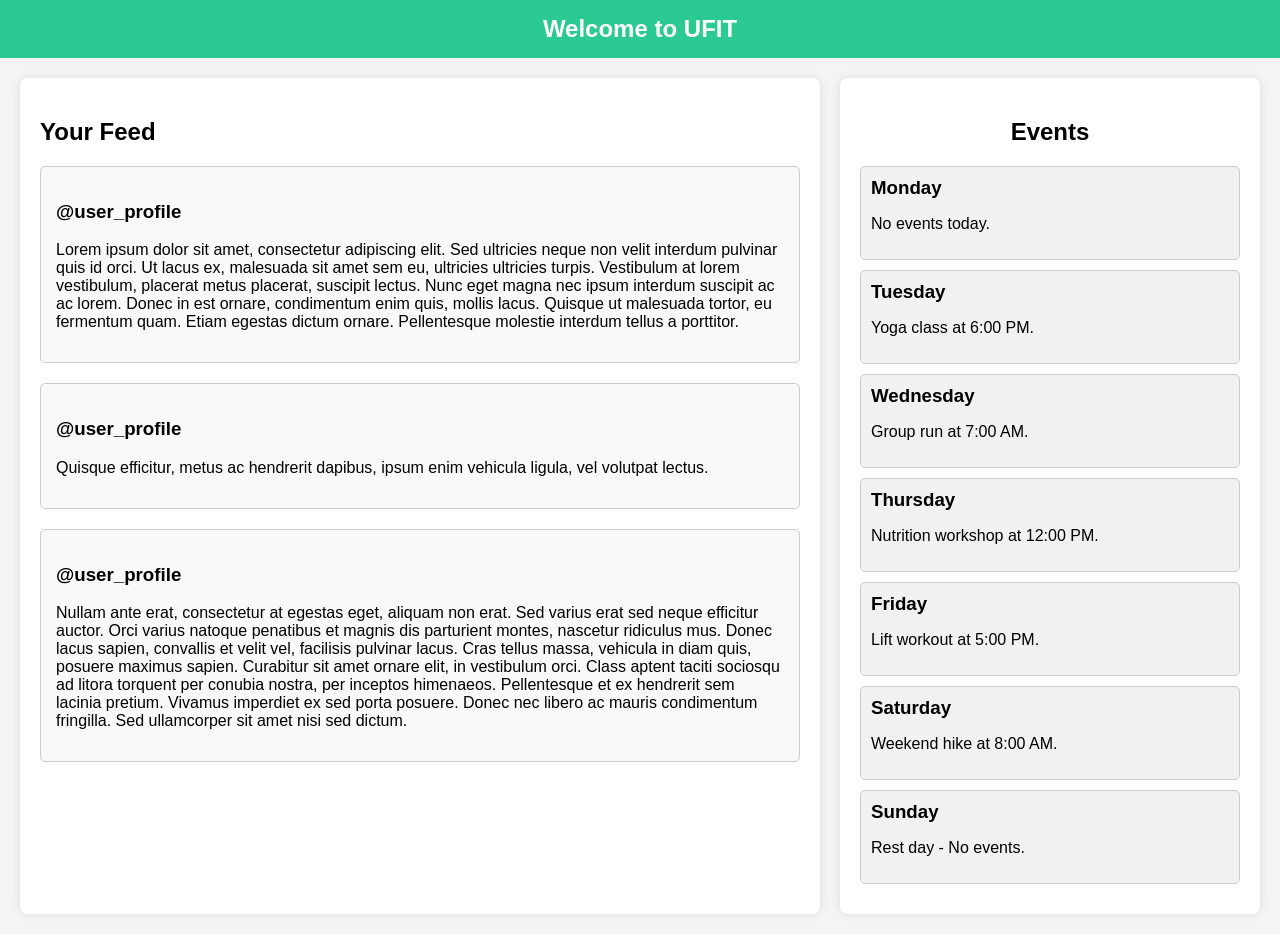
<file: testing for project/home_pageSprint1 - Moreau.html>
<!DOCTYPE html>
<html lang="en">
<head>
    <meta charset="UTF-8">
    <meta name="viewport" content="width=device-width, initial-scale=1.0">
    <title>UFIT Home Page</title>
    <style>
        body {
            font-family: Arial, sans-serif;
            margin: 0;
            padding: 0;
            background-color: #f4f4f4;
        }
        header {
            background-color: #2bca92;
            color: white;
            padding: 15px;
            text-align: center;
            font-size: 24px;
            font-weight: bold;
        }
        .container {
            display: flex;
            justify-content: space-between;
            margin: 20px;
        }
        .feed {
            flex: 2;
            background-color: white;
            padding: 20px;
            border-radius: 8px;
            box-shadow: 0 0 10px rgba(0, 0, 0, 0.1);
            margin-right: 20px;
        }
        .feed h2 {
            margin-bottom: 20px;
        }
        .post {
            padding: 15px;
            background-color: #f9f9f9;
            border: 1px solid #ccc;
            border-radius: 5px;
            margin-bottom: 20px;
        }
        .events {
            flex: 1;
            background-color: white;
            padding: 20px;
            border-radius: 8px;
            box-shadow: 0 0 10px rgba(0, 0, 0, 0.1);
        }
        .events h2 {
            text-align: center;
            margin-bottom: 20px;
        }
        .day {
            background-color: #f1f1f1;
            padding: 10px;
            border: 1px solid #ccc;
            border-radius: 5px;
            margin-bottom: 10px;
        }
        .day h3 {
            margin: 0;
        }
        /* Responsive layout for mobile */
        @media (max-width: 768px) {
            .container {
                flex-direction: column;
            }
            .feed, .events {
                margin-right: 0;
                margin-bottom: 20px;
            }
        }
    </style>
</head>
<body>
    <header>
        Welcome to UFIT
    </header>

    <div class="container">
        <!-- Feed Section -->
        <div class="feed">
            <h2>Your Feed</h2>
            <div class="post">
                <h3>@user_profile</h3>
                <p>Lorem ipsum dolor sit amet, consectetur adipiscing elit. Sed ultricies neque non velit interdum pulvinar quis id orci. Ut lacus ex, malesuada sit amet sem eu, ultricies ultricies turpis. Vestibulum at lorem vestibulum, placerat metus placerat, suscipit lectus. Nunc eget magna nec ipsum interdum suscipit ac ac lorem. Donec in est ornare, 
                    condimentum enim quis, mollis lacus. Quisque ut malesuada tortor, eu fermentum quam. Etiam egestas dictum ornare. Pellentesque molestie interdum tellus a porttitor.</p>
            </div>
            <div class="post">
                <h3>@user_profile</h3>
                <p>Quisque efficitur, metus ac hendrerit dapibus, ipsum enim vehicula ligula, vel volutpat lectus.</p>
            </div>
            <div class="post">
                <h3>@user_profile</h3>
                <p>Nullam ante erat, consectetur at egestas eget, aliquam non erat. Sed varius erat 
                    sed neque efficitur auctor. Orci varius natoque penatibus et magnis dis parturient montes, 
                    nascetur ridiculus mus. Donec lacus sapien, convallis et velit vel, facilisis pulvinar lacus. 
                    Cras tellus massa, vehicula in diam quis, posuere maximus sapien. Curabitur sit amet ornare elit, 
                    in vestibulum orci. Class aptent taciti sociosqu ad litora torquent per conubia nostra, per inceptos 
                    himenaeos. Pellentesque et ex hendrerit sem lacinia pretium. Vivamus imperdiet ex sed porta posuere. 
                    Donec nec libero ac mauris condimentum fringilla. Sed ullamcorper sit amet nisi sed dictum. 
                </p>
            </div>
            <!-- Add more posts as needed -->
        </div>

        <!-- Events Section -->
        <div class="events">
            <h2>Events</h2>
            <div class="day">
                <h3>Monday</h3>
                <p>No events today.</p>
            </div>
            <div class="day">
                <h3>Tuesday</h3>
                <p>Yoga class at 6:00 PM.</p>
            </div>
            <div class="day">
                <h3>Wednesday</h3>
                <p>Group run at 7:00 AM.</p>
            </div>
            <div class="day">
                <h3>Thursday</h3>
                <p>Nutrition workshop at 12:00 PM.</p>
            </div>
            <div class="day">
                <h3>Friday</h3>
                <p>Lift workout at 5:00 PM.</p>
            </div>
            <div class="day">
                <h3>Saturday</h3>
                <p>Weekend hike at 8:00 AM.</p>
            </div>
            <div class="day">
                <h3>Sunday</h3>
                <p>Rest day - No events.</p>
            </div>
        </div>
    </div>
</body>
</html>
</file>
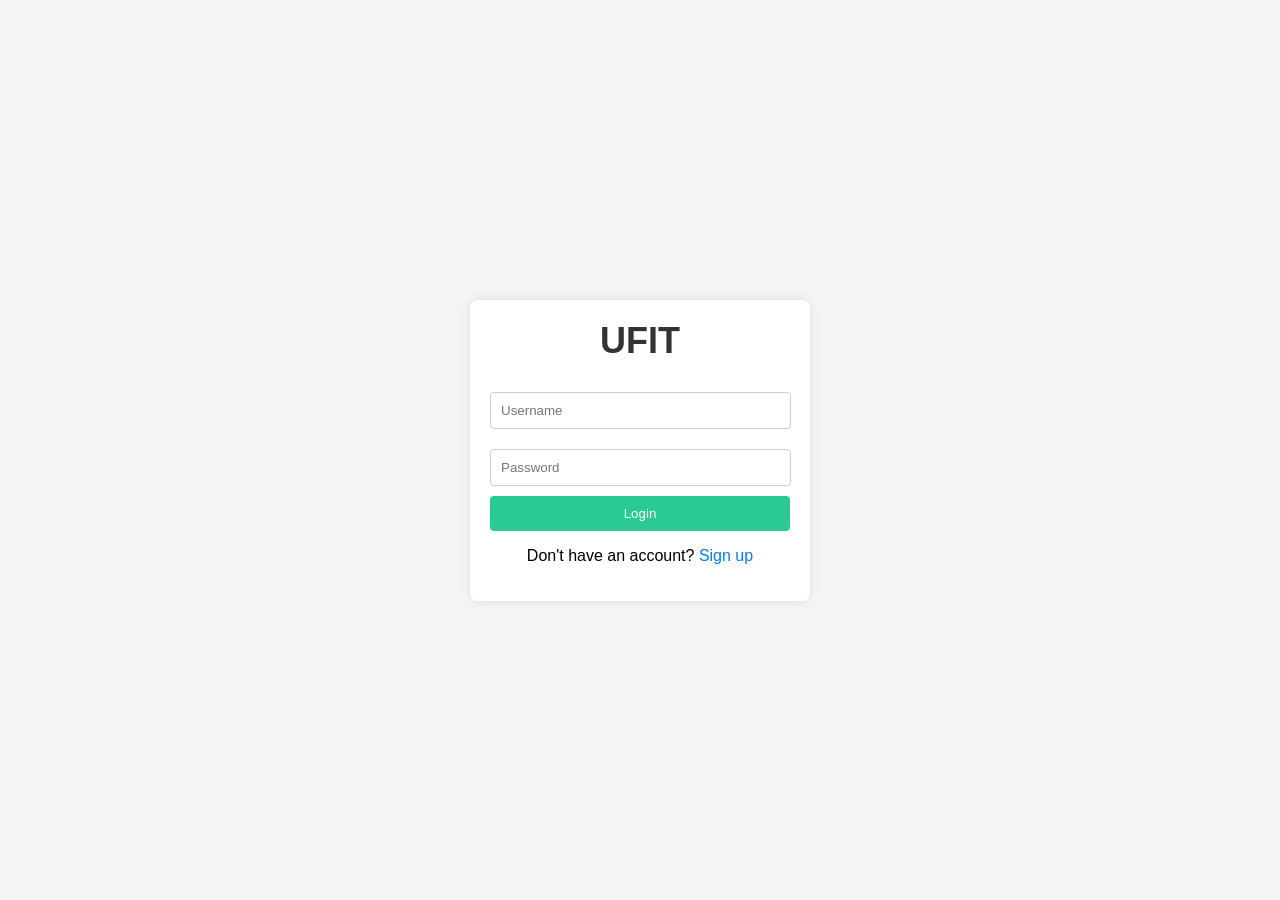
<file: testing for project/login_pageSprint1 - Moreau.html>
<!DOCTYPE html>
<html lang="en">
<head>
    <meta charset="UTF-8">
    <meta name="viewport" content="width=device-width, initial-scale=1.0">
    <title>UFIT Login Page</title>
    <style>
        body {
            font-family: Arial, sans-serif;
            background-color: #f4f4f4;
            margin: 0;
            padding: 0;
            display: flex;
            justify-content: center;
            align-items: center;
            height: 100vh;
        }
        .login-container {
            background-color: white;
            padding: 20px;
            border-radius: 8px;
            box-shadow: 0 0 10px rgba(0, 0, 0, 0.1);
            width: 300px;
            text-align: center;
        }
        .logo {
            font-size: 36px;
            font-weight: bold;
            color: #333;
            margin-bottom: 20px;
        }
        input[type="text"], input[type="password"] {
            width: 93%;
            padding: 10px;
            margin: 10px 0;
            border: 1px solid #ccc;
            border-radius: 4px;
        }
        button {
            width: 100%;
            padding: 10px;
            background-color: #2bca92;
            color: white;
            border: none;
            border-radius: 4px;
            cursor: pointer;
        }
        button:hover {
            background-color: #218838;
        }
        .signup {
            margin-top: 10px;
        }
        .signup a {
            color: #007bff;
            text-decoration: none;
        }
        .signup a:hover {
            text-decoration: underline;
        }
    </style>
</head>
<body>
    <div class="login-container">
        <div class="logo">UFIT</div>
        <form>
            <input type="text" placeholder="Username" required><br>
            <input type="password" placeholder="Password" required><br>
            <button type="submit">Login</button>
        </form>
        <div class="signup">
            <p>Don't have an account? <a href="#">Sign up</a></p>
        </div>
    </div>
</body>
</html>
</file>
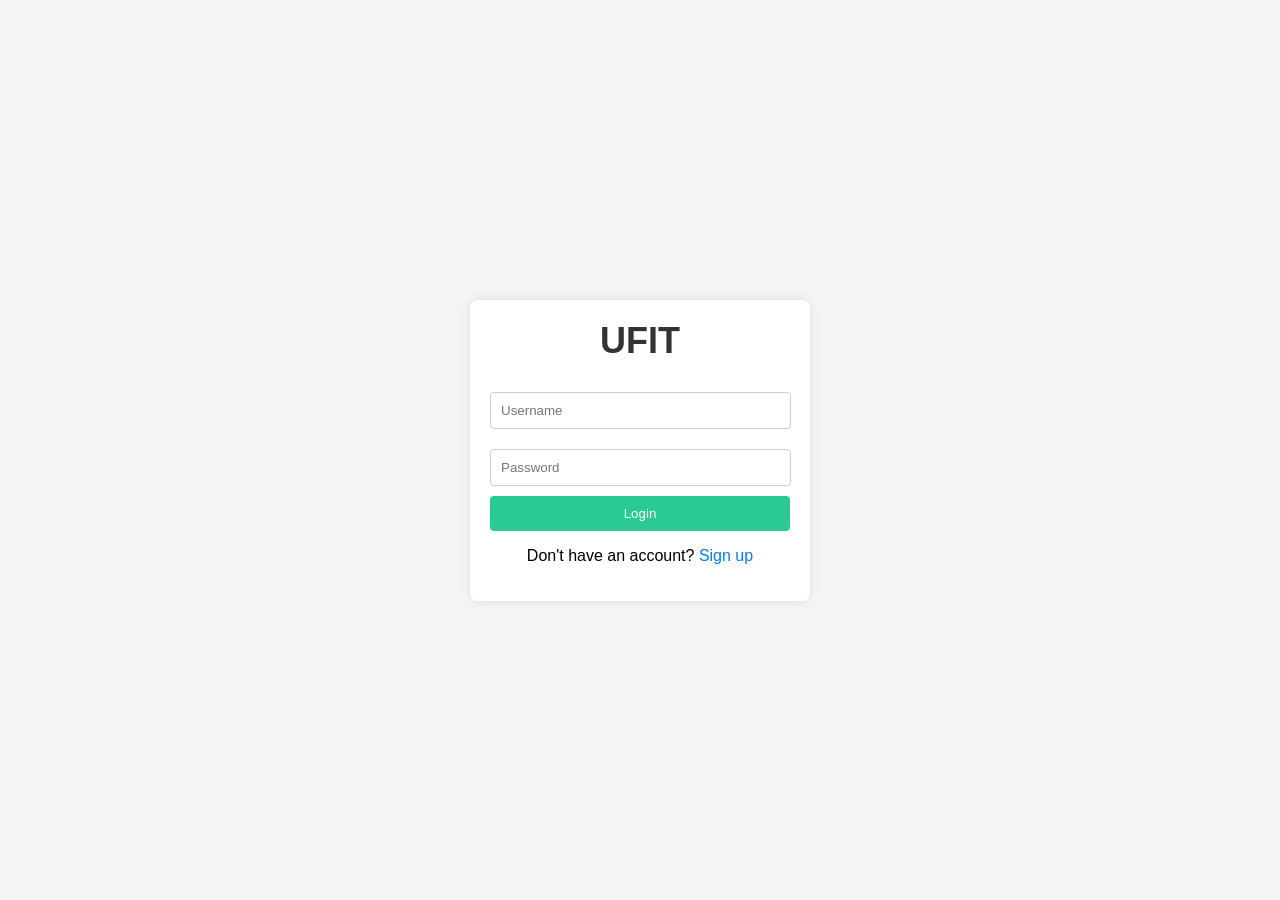
<file: uFit/templates/login_page.html>
<!DOCTYPE html>
<html lang="en">
<head>
    <meta charset="UTF-8">
    <meta name="viewport" content="width=device-width, initial-scale=1.0">
    <title>UFIT Login Page</title>
    <style>
        body {
            font-family: Arial, sans-serif;
            background-color: #f4f4f4;
            margin: 0;
            padding: 0;
            display: flex;
            justify-content: center;
            align-items: center;
            height: 100vh;
        }
        .login-container {
            background-color: white;
            padding: 20px;
            border-radius: 8px;
            box-shadow: 0 0 10px rgba(0, 0, 0, 0.1);
            width: 300px;
            text-align: center;
        }
        .logo {
            font-size: 36px;
            font-weight: bold;
            color: #333;
            margin-bottom: 20px;
        }
        input[type="text"], input[type="password"] {
            width: 93%;
            padding: 10px;
            margin: 10px 0;
            border: 1px solid #ccc;
            border-radius: 4px;
        }
        button {
            width: 100%;
            padding: 10px;
            background-color: #2bca92;
            color: white;
            border: none;
            border-radius: 4px;
            cursor: pointer;
        }
        button:hover {
            background-color: #218838;
        }
        .signup {
            margin-top: 10px;
        }
        .signup a {
            color: #007bff;
            text-decoration: none;
        }
        .signup a:hover {
            text-decoration: underline;
        }
    </style>
</head>
<body>
    <div class="login-container">
        <div class="logo">UFIT</div>
        <form>
            <input type="text" placeholder="Username" required><br>
            <input type="password" placeholder="Password" required><br>
            <button type="submit">Login</button>
        </form>
        <div class="signup">
            <p>Don't have an account? <a href="registration_page.html">Sign up</a></p>
        </div>
    </div>
</body>
</html>
</file>
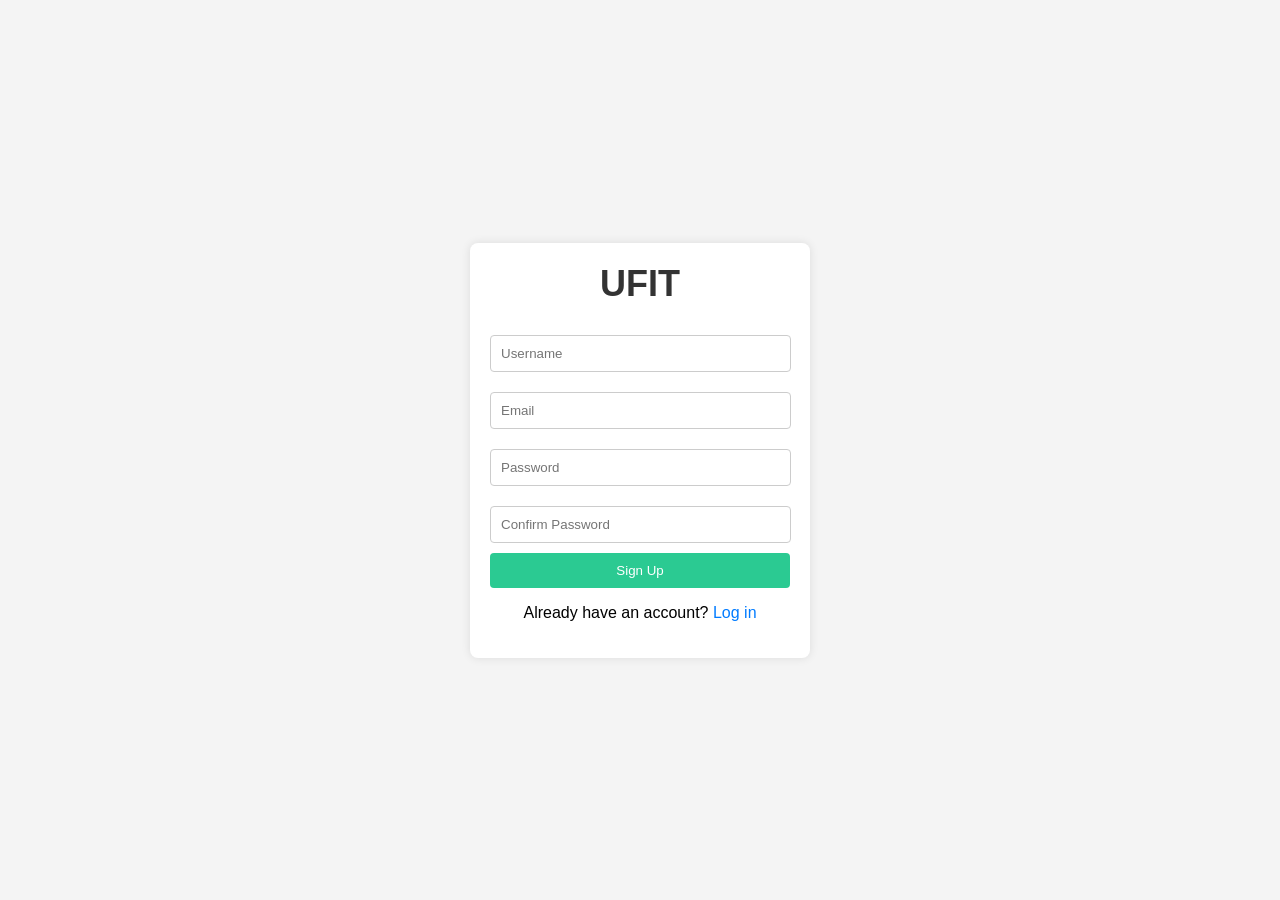
<file: uFit/templates/registration_page.html>
<!DOCTYPE html> 
<html lang="en">
<head>
    <meta charset="UTF-8">
    <meta name="viewport" content="width=device-width, initial-scale=1.0">
    <title>UFIT Registration Page</title>
    <style>
        body {
            font-family: Arial, sans-serif;
            background-color: #f4f4f4;
            margin: 0;
            padding: 0;
            display: flex;
            justify-content: center;
            align-items: center;
            height: 100vh;
        }
        .register-container {
            background-color: white;
            padding: 20px;
            border-radius: 8px;
            box-shadow: 0 0 10px rgba(0, 0, 0, 0.1);
            width: 300px;
            text-align: center;
        }
        .logo {
            font-size: 36px;
            font-weight: bold;
            color: #333;
            margin-bottom: 20px;
        }
        input[type="text"], input[type="email"], input[type="password"] {
            width: 93%;
            padding: 10px;
            margin: 10px 0;
            border: 1px solid #ccc;
            border-radius: 4px;
        }
        button {
            width: 100%;
            padding: 10px;
            background-color: #2bca92;
            color: white;
            border: none;
            border-radius: 4px;
            cursor: pointer;
        }
        button:hover {
            background-color: #218838;
        }
        .login-link {
            margin-top: 10px;
        }
        .login-link a {
            color: #007bff;
            text-decoration: none;
        }
        .login-link a:hover {
            text-decoration: underline;
        }
    </style>
</head>
<body>
    <div class="register-container">
        <div class="logo">UFIT</div>
        <form action="/register" method="POST">
            <input type="text" id="username" name="username" placeholder="Username" required><br>
            
            <input type="email" id="email" name="email" placeholder="Email" required><br>
            
            <input type="password" id="password" name="password" placeholder="Password" required><br>
            
            <input type="password" id="confirm_password" name="confirm_password" placeholder="Confirm Password" required><br>
            
            <button type="submit">Sign Up</button>
        </form>
        <div class="login-link">
            <p>Already have an account? <a href="login_page.html">Log in</a></p>
        </div>
    </div>
</body>
</html>
</file>
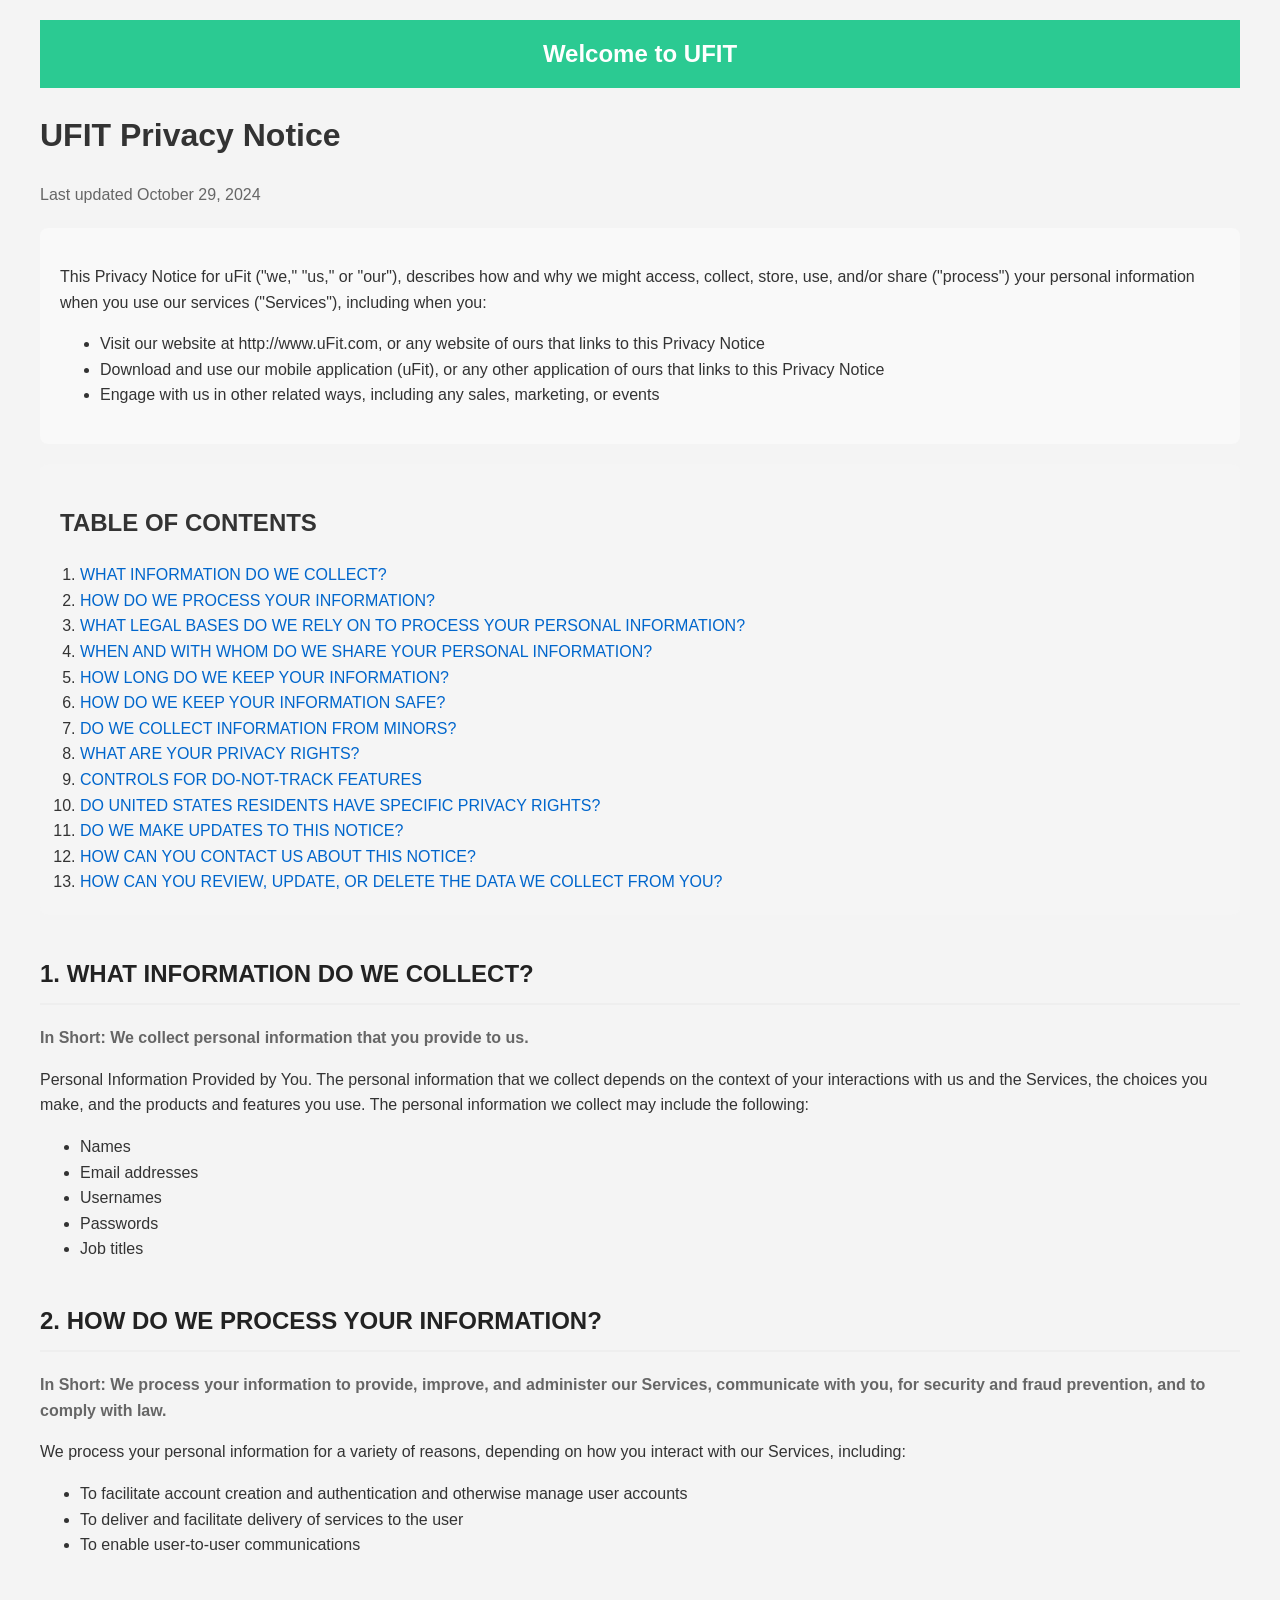
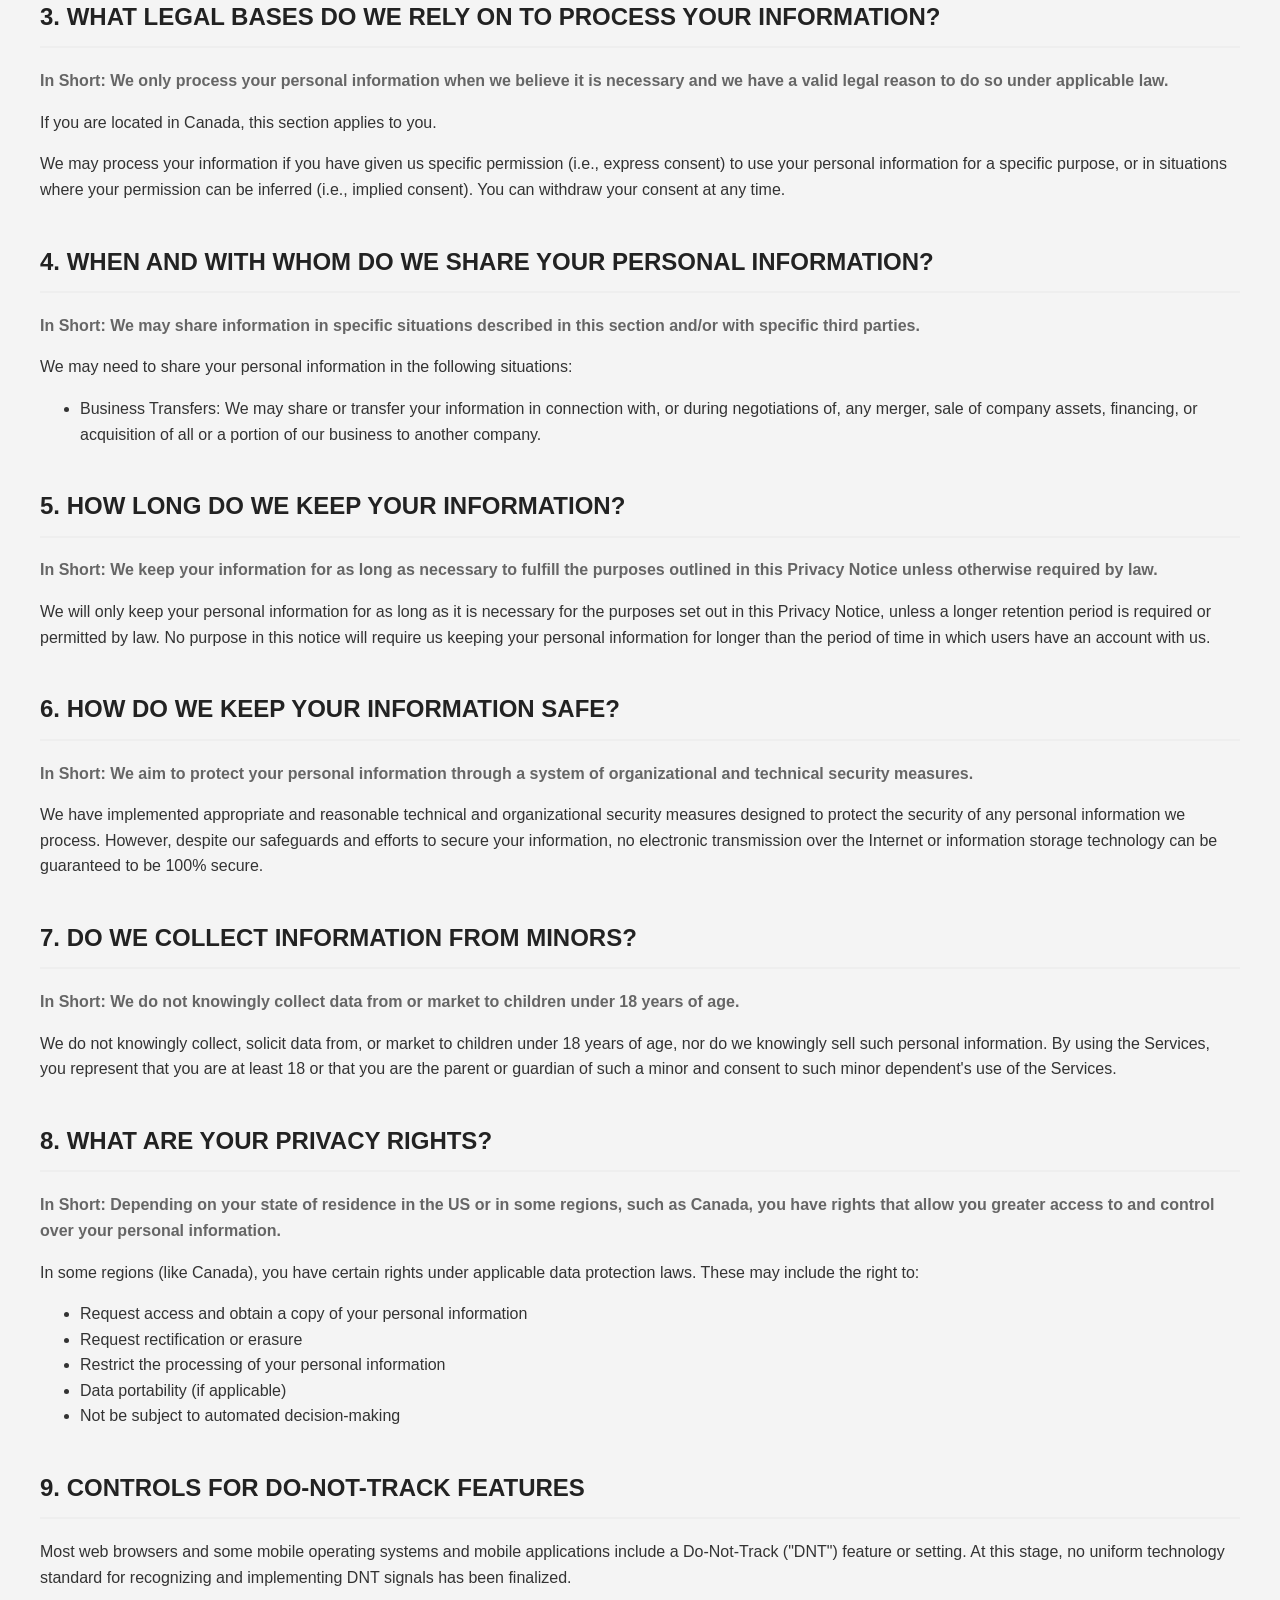
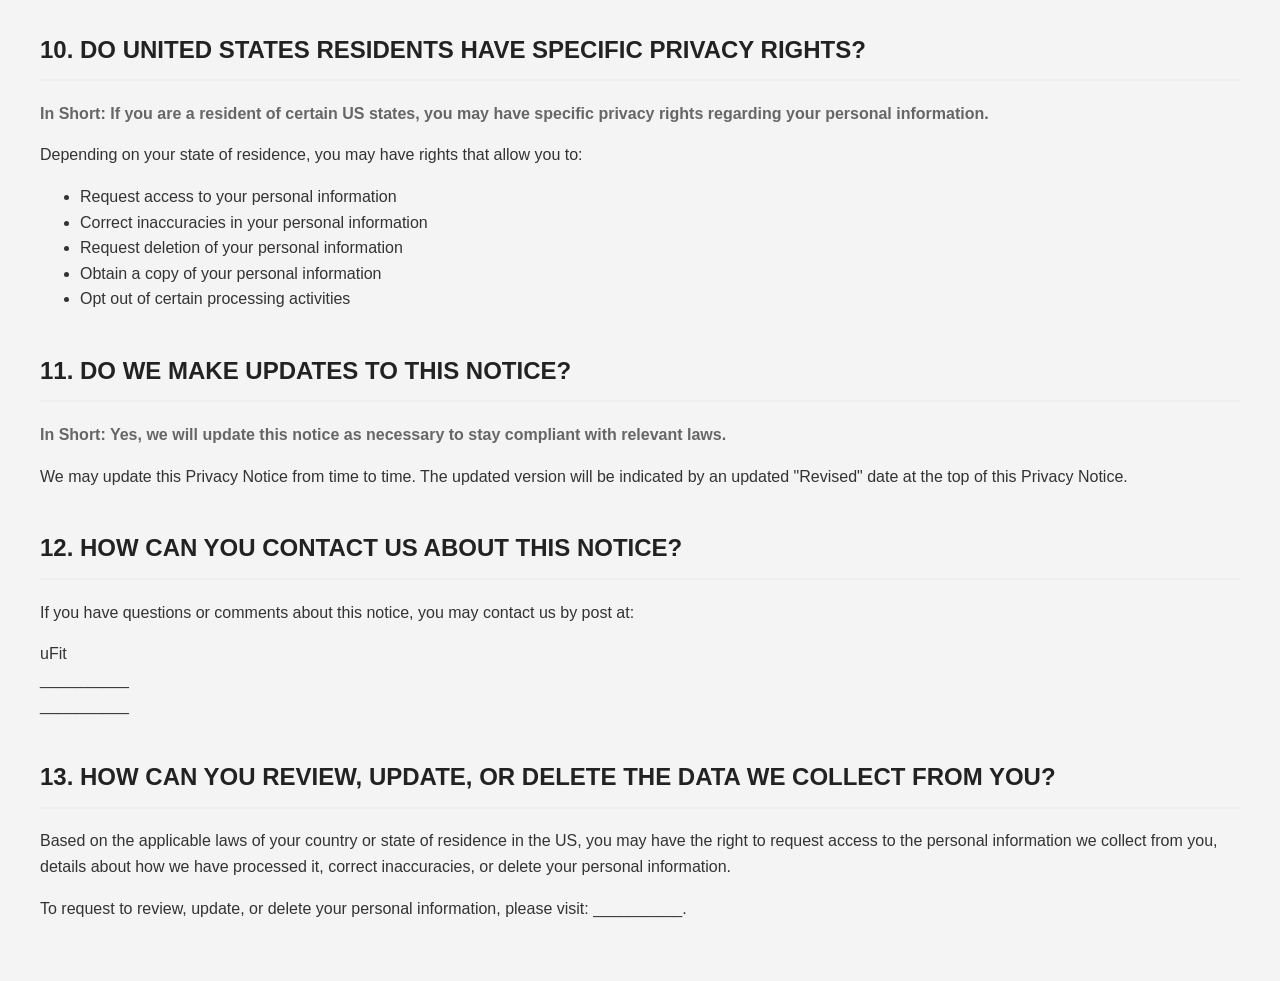
<file: uFit/base/templates/base/privacy.html>
<!DOCTYPE html>
<html lang="en">
  <head>
    <meta charset="UTF-8" />
    <meta name="viewport" content="width=device-width, initial-scale=1.0" />
    <title>UFIT Privacy Page</title>
    <style>
      body {
        font-family: Arial, sans-serif;
        margin: 0;
        padding: 0;
        background-color: #f4f4f4;
      }
      header {
        background-color: #2bca92;
        color: white;
        padding: 15px;
        text-align: center;
        font-size: 24px;
        font-weight: bold;
      }
      .container {
        display: flex;
        justify-content: space-between;
        margin: 20px;
      }

   
      /* Responsive layout for mobile */
      @media (max-width: 768px) {
        .container {
          flex-direction: column;
        }
      }
    </style>
  </head>
  <body>
    <header>Welcome to UFIT</header>

    <style>
      body {
          font-family: Arial, sans-serif;
          line-height: 1.6;
          margin: 0;
          padding: 20px;
          max-width: 1200px;
          margin: 0 auto;
          color: #333;
      }
      
      
      .last-updated {
          color: #666;
          margin-bottom: 20px;
      }
      
      .summary {
          background-color: #f9f9f9;
          padding: 20px;
          border-radius: 8px;
          margin: 20px 0;
      }
      
      .table-of-contents {
          background-color: #f5f5f5;
          padding: 20px;
          border-radius: 8px;
          margin: 20px 0;
      }
      
      .table-of-contents ol {
          margin: 0;
          padding-left: 20px;
      }
      
      .table-of-contents a {
          color: #0066cc;
          text-decoration: none;
      }
      
      .table-of-contents a:hover {
          text-decoration: underline;
      }
      
      .section {
          margin: 40px 0;
      }
      
      .section h2 {
          color: #222;
          border-bottom: 2px solid #eee;
          padding-bottom: 10px;
      }
      
      .data-table {
          width: 100%;
          border-collapse: collapse;
          margin: 20px 0;
      }
      
      .data-table th, .data-table td {
          border: 1px solid #ddd;
          padding: 12px;
          text-align: left;
      }
      
      .data-table th {
          background-color: #f5f5f5;
      }
      
      .short {
          font-weight: bold;
          color: #666;
          margin: 10px 0;
      }
  </style>
</head>
<body>
  <div class="header">
      <h1>UFIT Privacy Notice</h1>
      <div class="last-updated">Last updated October 29, 2024</div>
  </div>

  <div class="summary">
      <p>This Privacy Notice for uFit ("we," "us," or "our"), describes how and why we might access, collect, store, use, and/or share ("process") your personal information when you use our services ("Services"), including when you:</p>
      <ul>
          <li>Visit our website at http://www.uFit.com, or any website of ours that links to this Privacy Notice</li>
          <li>Download and use our mobile application (uFit), or any other application of ours that links to this Privacy Notice</li>
          <li>Engage with us in other related ways, including any sales, marketing, or events</li>
      </ul>
  </div>

  <div class="table-of-contents">
      <h2>TABLE OF CONTENTS</h2>
      <ol>
          <li><a href="#collect">WHAT INFORMATION DO WE COLLECT?</a></li>
          <li><a href="#process">HOW DO WE PROCESS YOUR INFORMATION?</a></li>
          <li><a href="#legal">WHAT LEGAL BASES DO WE RELY ON TO PROCESS YOUR PERSONAL INFORMATION?</a></li>
          <li><a href="#share">WHEN AND WITH WHOM DO WE SHARE YOUR PERSONAL INFORMATION?</a></li>
          <li><a href="#keep">HOW LONG DO WE KEEP YOUR INFORMATION?</a></li>
          <li><a href="#safe">HOW DO WE KEEP YOUR INFORMATION SAFE?</a></li>
          <li><a href="#minors">DO WE COLLECT INFORMATION FROM MINORS?</a></li>
          <li><a href="#rights">WHAT ARE YOUR PRIVACY RIGHTS?</a></li>
          <li><a href="#dnt">CONTROLS FOR DO-NOT-TRACK FEATURES</a></li>
          <li><a href="#us-rights">DO UNITED STATES RESIDENTS HAVE SPECIFIC PRIVACY RIGHTS?</a></li>
          <li><a href="#updates">DO WE MAKE UPDATES TO THIS NOTICE?</a></li>
          <li><a href="#contact">HOW CAN YOU CONTACT US ABOUT THIS NOTICE?</a></li>
          <li><a href="#review">HOW CAN YOU REVIEW, UPDATE, OR DELETE THE DATA WE COLLECT FROM YOU?</a></li>
      </ol>
  </div>

  <div class="section" id="collect">
      <h2>1. WHAT INFORMATION DO WE COLLECT?</h2>
      <div class="short">In Short: We collect personal information that you provide to us.</div>
      <p>Personal Information Provided by You. The personal information that we collect depends on the context of your interactions with us and the Services, the choices you make, and the products and features you use. The personal information we collect may include the following:</p>
      <ul>
          <li>Names</li>
          <li>Email addresses</li>
          <li>Usernames</li>
          <li>Passwords</li>
          <li>Job titles</li>
      </ul>
  </div>

  <div class="section" id="process">
      <h2>2. HOW DO WE PROCESS YOUR INFORMATION?</h2>
      <div class="short">In Short: We process your information to provide, improve, and administer our Services, communicate with you, for security and fraud prevention, and to comply with law.</div>
      <p>We process your personal information for a variety of reasons, depending on how you interact with our Services, including:</p>
      <ul>
          <li>To facilitate account creation and authentication and otherwise manage user accounts</li>
          <li>To deliver and facilitate delivery of services to the user</li>
          <li>To enable user-to-user communications</li>
      </ul>
  </div>

  <div class="section" id="legal">
      <h2>3. WHAT LEGAL BASES DO WE RELY ON TO PROCESS YOUR INFORMATION?</h2>
      <div class="short">In Short: We only process your personal information when we believe it is necessary and we have a valid legal reason to do so under applicable law.</div>
      <p>If you are located in Canada, this section applies to you.</p>
      <p>We may process your information if you have given us specific permission (i.e., express consent) to use your personal information for a specific purpose, or in situations where your permission can be inferred (i.e., implied consent). You can withdraw your consent at any time.</p>
  </div>

  <div class="section" id="share">
      <h2>4. WHEN AND WITH WHOM DO WE SHARE YOUR PERSONAL INFORMATION?</h2>
      <div class="short">In Short: We may share information in specific situations described in this section and/or with specific third parties.</div>
      <p>We may need to share your personal information in the following situations:</p>
      <ul>
          <li>Business Transfers: We may share or transfer your information in connection with, or during negotiations of, any merger, sale of company assets, financing, or acquisition of all or a portion of our business to another company.</li>
      </ul>
  </div>

  <div class="section" id="keep">
      <h2>5. HOW LONG DO WE KEEP YOUR INFORMATION?</h2>
      <div class="short">In Short: We keep your information for as long as necessary to fulfill the purposes outlined in this Privacy Notice unless otherwise required by law.</div>
      <p>We will only keep your personal information for as long as it is necessary for the purposes set out in this Privacy Notice, unless a longer retention period is required or permitted by law. No purpose in this notice will require us keeping your personal information for longer than the period of time in which users have an account with us.</p>
  </div>

  <div class="section" id="safe">
      <h2>6. HOW DO WE KEEP YOUR INFORMATION SAFE?</h2>
      <div class="short">In Short: We aim to protect your personal information through a system of organizational and technical security measures.</div>
      <p>We have implemented appropriate and reasonable technical and organizational security measures designed to protect the security of any personal information we process. However, despite our safeguards and efforts to secure your information, no electronic transmission over the Internet or information storage technology can be guaranteed to be 100% secure.</p>
  </div>

  <div class="section" id="minors">
      <h2>7. DO WE COLLECT INFORMATION FROM MINORS?</h2>
      <div class="short">In Short: We do not knowingly collect data from or market to children under 18 years of age.</div>
      <p>We do not knowingly collect, solicit data from, or market to children under 18 years of age, nor do we knowingly sell such personal information. By using the Services, you represent that you are at least 18 or that you are the parent or guardian of such a minor and consent to such minor dependent's use of the Services.</p>
  </div>

  <div class="section" id="rights">
      <h2>8. WHAT ARE YOUR PRIVACY RIGHTS?</h2>
      <div class="short">In Short: Depending on your state of residence in the US or in some regions, such as Canada, you have rights that allow you greater access to and control over your personal information.</div>
      <p>In some regions (like Canada), you have certain rights under applicable data protection laws. These may include the right to:</p>
      <ul>
          <li>Request access and obtain a copy of your personal information</li>
          <li>Request rectification or erasure</li>
          <li>Restrict the processing of your personal information</li>
          <li>Data portability (if applicable)</li>
          <li>Not be subject to automated decision-making</li>
      </ul>
  </div>

  <div class="section" id="dnt">
      <h2>9. CONTROLS FOR DO-NOT-TRACK FEATURES</h2>
      <p>Most web browsers and some mobile operating systems and mobile applications include a Do-Not-Track ("DNT") feature or setting. At this stage, no uniform technology standard for recognizing and implementing DNT signals has been finalized.</p>
  </div>

  <div class="section" id="us-rights">
      <h2>10. DO UNITED STATES RESIDENTS HAVE SPECIFIC PRIVACY RIGHTS?</h2>
      <div class="short">In Short: If you are a resident of certain US states, you may have specific privacy rights regarding your personal information.</div>
      <p>Depending on your state of residence, you may have rights that allow you to:</p>
      <ul>
          <li>Request access to your personal information</li>
          <li>Correct inaccuracies in your personal information</li>
          <li>Request deletion of your personal information</li>
          <li>Obtain a copy of your personal information</li>
          <li>Opt out of certain processing activities</li>
      </ul>
  </div>

  <div class="section" id="updates">
      <h2>11. DO WE MAKE UPDATES TO THIS NOTICE?</h2>
      <div class="short">In Short: Yes, we will update this notice as necessary to stay compliant with relevant laws.</div>
      <p>We may update this Privacy Notice from time to time. The updated version will be indicated by an updated "Revised" date at the top of this Privacy Notice.</p>
  </div>

  <div class="section" id="contact">
      <h2>12. HOW CAN YOU CONTACT US ABOUT THIS NOTICE?</h2>
      <p>If you have questions or comments about this notice, you may contact us by post at:</p>
      <p>uFit<br>__________<br>__________</p>
  </div>

  <div class="section" id="review">
      <h2>13. HOW CAN YOU REVIEW, UPDATE, OR DELETE THE DATA WE COLLECT FROM YOU?</h2>
      <p>Based on the applicable laws of your country or state of residence in the US, you may have the right to request access to the personal information we collect from you, details about how we have processed it, correct inaccuracies, or delete your personal information.</p>
      <p>To request to review, update, or delete your personal information, please visit: __________.</p>
  </div>
</html>
</file>
